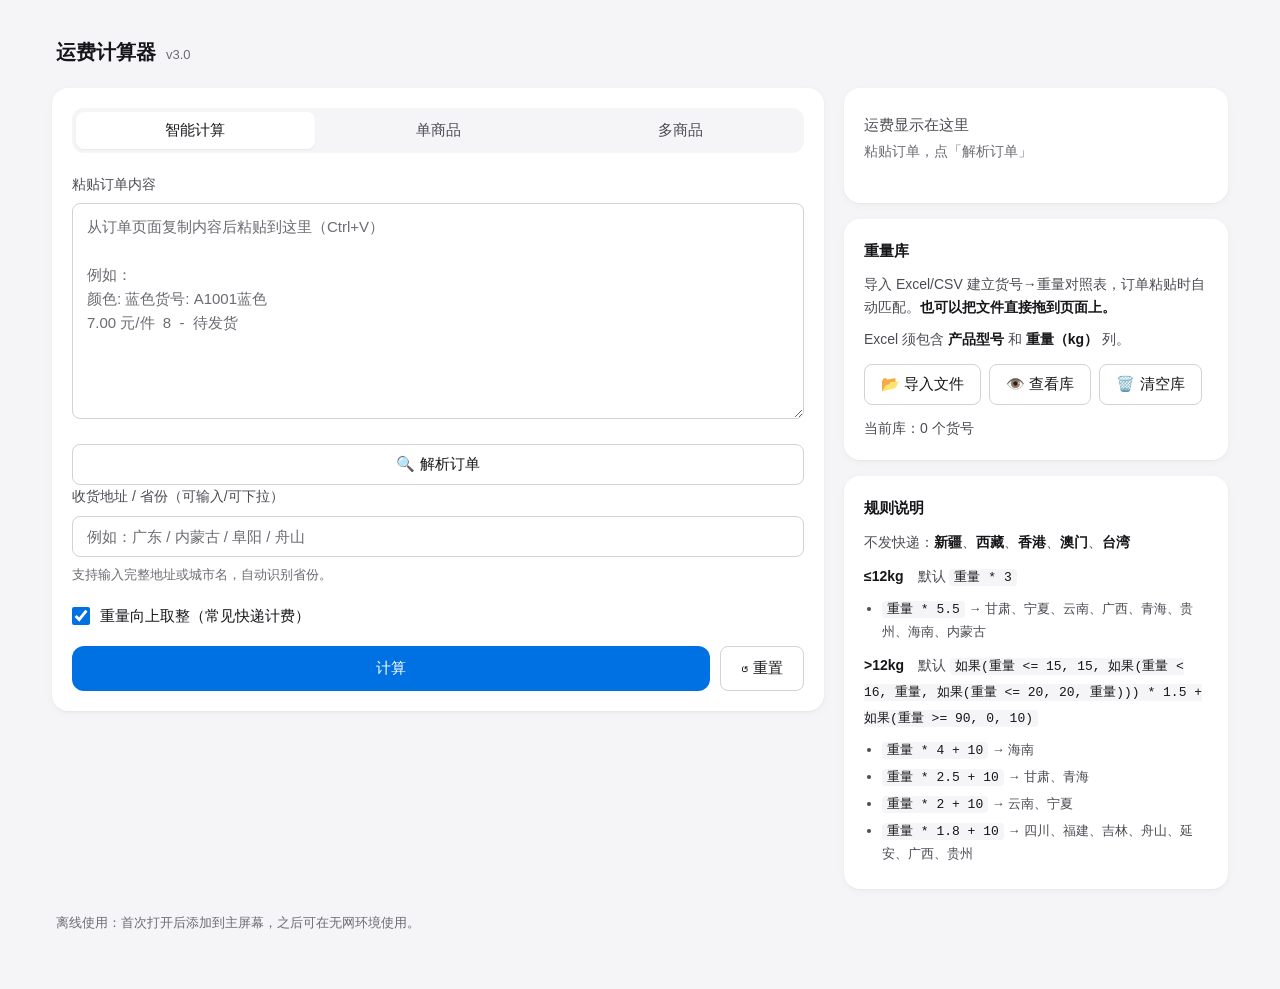
<file: index.html>
<!doctype html>
<html lang="zh-CN">
  <head>
    <meta charset="utf-8" />
    <meta name="viewport" content="width=device-width, initial-scale=1, viewport-fit=cover" />
    <meta name="theme-color" content="#0071e3" />
    <meta name="apple-mobile-web-app-capable" content="yes" />
    <meta name="apple-mobile-web-app-status-bar-style" content="default" />
    <title>运费计算器</title>
    <link rel="manifest" href="./manifest.webmanifest" />
    <link rel="icon" href="./assets/icon.svg" type="image/svg+xml" />
    <link rel="apple-touch-icon" href="./assets/icon.svg" />
    <link rel="stylesheet" href="./styles.css" />
  </head>
  <body>
    <main class="container">
      <header class="page-head">
        <h1>运费计算器</h1>
        <span class="ver">v3.0</span>
      </header>

      <!-- 宽屏两栏：左边输入，右边结果；窄屏自动塌成一栏，结果接在按钮下面 -->
      <div class="layout">
        <section class="card">
          <!-- 模式切换 -->
          <div class="tab-bar">
            <button class="tab-btn active" data-tab="paste" type="button">智能计算</button>
            <button class="tab-btn" data-tab="single" type="button">单商品</button>
            <button class="tab-btn" data-tab="multi" type="button">多商品</button>
          </div>

          <!-- 单商品模式 -->
          <div id="singleMode" class="hidden">
            <div class="field">
              <label for="weight">重量（kg）</label>
              <input id="weight" inputmode="decimal" placeholder="例如：12 或 12.6" autocomplete="off" />
              <div class="hint">按"计费重量"输入；如需要向上取整，请开启下方开关。</div>
              <div id="weightShortcuts" class="shortcuts-row"></div>
            </div>
          </div>

          <!-- 多商品模式 -->
          <div id="multiMode" class="hidden">
            <div class="field">
              <label>商品清单</label>
              <div class="table-wrap">
                <table id="productTable">
                  <thead>
                    <tr>
                      <th class="th-name">商品名</th>
                      <th class="th-w">重量(kg)</th>
                      <th class="th-q">数量</th>
                      <th class="th-s">小计</th>
                      <th class="th-del"></th>
                    </tr>
                  </thead>
                  <tbody></tbody>
                </table>
              </div>
              <button id="addRowBtn" class="btn-add-row" type="button">+ 添加一行</button>
              <div id="productTotal" class="product-total">合计重量：0 kg</div>
            </div>
          </div>

          <!-- 智能计算模式 -->
          <div id="pasteMode">
            <div class="field">
              <label for="orderText">粘贴订单内容</label>
              <textarea id="orderText" class="order-textarea" placeholder="从订单页面复制内容后粘贴到这里（Ctrl+V）&#10;&#10;例如：&#10;颜色: 蓝色货号: A1001蓝色&#10;7.00 元/件  8  -  待发货" rows="8"></textarea>
            </div>
            <button id="parseOrderBtn" class="btn-secondary btn-full" type="button">🔍 解析订单</button>

            <!-- 解析结果 -->
            <div id="parseResult" class="hidden">
              <div class="field">
                <label>解析结果 <span id="parseStatus" class="parse-status"></span></label>
                <div class="table-wrap">
                  <table id="parseTable">
                    <thead>
                      <tr>
                        <th>货号</th>
                        <th>数量</th>
                        <th>重量(kg)</th>
                        <th>小计</th>
                      </tr>
                    </thead>
                    <tbody></tbody>
                  </table>
                </div>
                <div id="parseTotal" class="product-total"></div>
                <div id="unmatchedHint" class="hint"></div>
              </div>
            </div>
          </div>

          <!-- 公共区域 -->
          <div class="field">
            <label for="regionInput">收货地址 / 省份（可输入/可下拉）</label>
            <div class="combo">
              <input id="regionInput" placeholder="例如：广东 / 内蒙古 / 阜阳 / 舟山"
                autocomplete="off" autocapitalize="off" autocorrect="off" spellcheck="false" />
              <div id="regionSuggest" class="suggestions" role="listbox" aria-label="地域建议"></div>
            </div>
            <div class="hint">支持输入完整地址或城市名，自动识别省份。</div>
          </div>

          <div class="field field-inline">
            <div class="switch">
              <input id="ceilWeight" type="checkbox" checked />
              <label for="ceilWeight">重量向上取整（常见快递计费）</label>
            </div>
          </div>

          <div class="action-row">
            <button id="calcBtn" class="primary" type="button">计算</button>
            <button id="resetBtn" class="btn-secondary" type="button">↺ 重置</button>
          </div>
        </section>

        <aside class="side">
          <!-- 结果 -->
          <section class="card card-result">
            <div id="result" class="result" aria-live="polite"></div>
            <div id="copyBtnWrap" class="copy-wrap"></div>
          </section>

          <!-- 重量库管理 -->
          <section class="card" id="libPanel">
            <h2 class="card-title">重量库</h2>
            <p class="card-sub">导入 Excel/CSV 建立货号→重量对照表，订单粘贴时自动匹配。<strong>也可以把文件直接拖到页面上。</strong></p>
            <p class="card-sub">Excel 须包含 <strong>产品型号</strong> 和 <strong>重量（kg）</strong> 列。</p>
            <div class="lib-actions">
              <input id="libFileInput" type="file" accept=".csv,.xlsx" class="hidden" />
              <button id="importLibBtn" class="btn-secondary" type="button">📂 导入文件</button>
              <button id="viewLibBtn" class="btn-secondary" type="button">👁️ 查看库</button>
              <button id="clearLibBtn" class="btn-secondary" type="button">🗑️ 清空库</button>
            </div>
            <div id="libStatus" class="lib-status">当前库：<span id="libCount">0</span> 个货号</div>
            <div id="libEntries" class="lib-entries hidden"></div>
          </section>

          <!-- 规则说明：内容由 app.js 从「运费规则」生成，不写死 -->
          <section class="card">
            <div class="card-head">
              <h2 class="card-title">规则说明</h2>
              <button id="editRulesBtn" class="link-btn" type="button">编辑</button>
            </div>
            <div id="rulesSummary" class="rules-summary"></div>
          </section>
        </aside>
      </div>

      <footer class="footer">
        <p class="footer-text">离线使用：首次打开后添加到主屏幕，之后可在无网环境使用。</p>
      </footer>
    </main>
    <!-- 拖文件进来时的全屏提示 -->
    <div id="dropOverlay" class="drop-overlay hidden" aria-hidden="true">
      <div class="drop-box">📂 松手导入重量库</div>
    </div>

    <!-- 运费规则编辑器：内容全部由 app.js 渲染 -->
    <div id="rulesModal" class="modal hidden" role="dialog" aria-modal="true" aria-labelledby="rulesModalTitle">
      <div class="modal-mask" id="rulesMask"></div>
      <div class="modal-panel">
        <div class="modal-head">
          <h2 id="rulesModalTitle">运费规则</h2>
          <button id="rulesCloseBtn" class="modal-x" type="button" aria-label="关闭">✕</button>
        </div>
        <div id="rulesBody" class="modal-body"></div>
        <div class="modal-foot">
          <div class="modal-foot-left">
            <button id="rulesResetBtn" class="btn-secondary" type="button">恢复默认</button>
            <button id="rulesExportBtn" class="btn-secondary" type="button">导出</button>
            <button id="rulesImportBtn" class="btn-secondary" type="button">导入</button>
            <input id="rulesFileInput" type="file" accept=".json,application/json" class="hidden" />
          </div>
          <div class="modal-foot-right">
            <button id="rulesCancelBtn" class="btn-secondary" type="button">取消</button>
            <button id="rulesSaveBtn" class="primary" type="button">保存</button>
          </div>
        </div>
      </div>
    </div>
    <!-- SheetJS 不在此处加载：同步脚本会阻塞 HTML 解析，网络卡住时 app.js 根本不执行。
         文件放在 ./vendor/ 下，由 app.js 的 ensureXLSX() 加载，并已加入 sw.js 预缓存。 -->
    <script src="./app.js" defer></script>
  </body>
</html>
</file>
<file: styles.css>
/* 运费计算器 —— 视觉参考 Apple HIG / Material 3
   原则：大留白、系统字体、极淡阴影、蓝色只用在「计算」和结果数字上。
   纯 CSS，不引任何外部字体/图标/CDN，离线可用。 */

:root{
  --bg:#f5f5f7;
  --surface:#ffffff;
  --surface-2:#fafafa;

  /* 灰阶比 Apple 原版压深一档：它的 #6e6e73 是为 macOS 渲染调的，
     在 Windows + 小字号下对比度不够，看着发虚 */
  --text:#16161a;
  --text-2:#4b4b54;
  --text-3:#6b6b73;

  --line:#e8e8ed;
  --line-2:#d2d2d7;

  --accent:#0071e3;
  --accent-hover:#0077ed;
  --accent-press:#0062c4;
  --accent-soft:rgba(0,113,227,.08);

  --ok:#1d8348;
  --warn:#b25000;
  --danger:#c7362b;

  --r-sm:8px;
  --r-md:12px;
  --r-lg:16px;

  --sh-1:0 1px 2px rgba(0,0,0,.04), 0 2px 8px rgba(0,0,0,.04);
  --sh-2:0 8px 28px rgba(0,0,0,.10);
}

*{ box-sizing:border-box; }
html,body{ height:100%; }
body{
  margin:0;
  /* Windows 上优先用 "Microsoft YaHei UI"（系统界面用的那支，比普通雅黑清晰） */
  font-family:-apple-system, BlinkMacSystemFont, "Segoe UI", "PingFang SC",
    "Microsoft YaHei UI", "Microsoft YaHei", "Hiragino Sans GB",
    "Noto Sans CJK SC", "Helvetica Neue", Arial, sans-serif;
  color:var(--text);
  background:var(--bg);
  font-size:15px;
  line-height:1.6;   /* 中文比拉丁文需要更松的行距 */
  /* 千万别加 -webkit-font-smoothing:antialiased —— 那是给 macOS Retina 用的，
     Windows 上它会关掉 ClearType 次像素渲染，字反而变细变糊 */
}

/* ───────────────── 骨架 ───────────────── */

.container{
  max-width:660px;
  margin:0 auto;
  padding:28px 20px 56px;
}

.page-head{
  display:flex;
  align-items:baseline;
  gap:10px;
  padding:0 4px 20px;
}
.page-head h1{
  margin:0;
  font-size:20px;
  font-weight:600;
}
.page-head .ver{
  font-size:13px;
  color:var(--text-3);
  font-variant-numeric:tabular-nums;
}

.layout{ display:grid; gap:16px; }
.side{ display:grid; gap:16px; align-content:start; }

.card{
  background:var(--surface);
  border-radius:var(--r-lg);
  padding:20px;
  box-shadow:var(--sh-1);
}
.card-muted{ background:var(--surface); }

/* 宽屏：左边输入，右边结果，同屏可见 */
@media (min-width:1100px){
  .container{ max-width:1240px; padding:36px 32px 64px; }
  .layout{ grid-template-columns:minmax(0,1fr) 384px; gap:20px; align-items:start; }
  .side{ position:sticky; top:36px; }
}

.footer{ padding:24px 4px 0; }
.footer-text{
  margin:0;
  color:var(--text-3);
  font-size:13px;
}
.footer-link{
  margin-left:8px;
  color:var(--accent);
  text-decoration:none;
  white-space:nowrap;
}
.footer-link:hover{ text-decoration:underline; }

/* ───────────────── 表单 ───────────────── */

.field{ margin-bottom:18px; }
.field:last-child{ margin-bottom:0; }
.field-inline{ margin-bottom:18px; }

label{
  display:block;
  font-size:14px;
  font-weight:500;
  color:var(--text-2);
  margin-bottom:8px;
}

input, select, textarea{
  width:100%;
  padding:11px 14px;
  border:1px solid var(--line-2);
  border-radius:var(--r-sm);
  outline:none;
  background:var(--surface);
  font-family:inherit;
  font-size:15px;
  color:var(--text);
  transition:border-color .15s ease, box-shadow .15s ease;
}
input::placeholder, textarea::placeholder{ color:var(--text-3); }
input:focus, select:focus, textarea:focus{
  border-color:var(--accent);
  box-shadow:0 0 0 4px var(--accent-soft);
}

.order-textarea{
  resize:vertical;
  min-height:140px;
  line-height:1.6;
  font-size:15px;
}

.hint{
  margin-top:8px;
  color:var(--text-3);
  font-size:13px;
  line-height:1.6;
}

/* 开关 */
.switch{ display:flex; align-items:center; gap:10px; }
.switch input{
  width:18px;
  height:18px;
  margin:0;
  padding:0;
  accent-color:var(--accent);
  flex:none;
}
.switch label{
  margin:0;
  font-size:15px;
  font-weight:400;
  color:var(--text);
  cursor:pointer;
}

/* ───────────────── 页签 ───────────────── */

.tab-bar{
  display:flex;
  gap:4px;
  padding:4px;
  margin-bottom:20px;
  background:var(--bg);
  border-radius:var(--r-md);
}
.tab-btn{
  flex:1;
  padding:9px 12px;
  border:0;
  border-radius:var(--r-sm);
  background:transparent;
  color:var(--text-2);
  font-family:inherit;
  font-size:15px;
  font-weight:500;
  cursor:pointer;
  transition:background .15s ease, color .15s ease;
}
.tab-btn:hover{ color:var(--text); }
.tab-btn.active{
  background:var(--surface);
  color:var(--text);
  box-shadow:0 1px 2px rgba(0,0,0,.06);
}

/* ───────────────── 按钮 ───────────────── */

.primary{
  width:100%;
  padding:13px 20px;
  border:0;
  border-radius:var(--r-md);
  background:var(--accent);
  color:#fff;
  font-family:inherit;
  font-size:15px;
  font-weight:500;
  cursor:pointer;
  transition:background .15s ease;
}
.primary:hover{ background:var(--accent-hover); }
.primary:active{ background:var(--accent-press); }

.btn-secondary{
  padding:10px 16px;
  border:1px solid var(--line-2);
  border-radius:var(--r-sm);
  background:var(--surface);
  color:var(--text);
  font-family:inherit;
  font-size:15px;
  cursor:pointer;
  transition:background .15s ease, border-color .15s ease;
}
.btn-secondary:hover{ background:var(--surface-2); border-color:var(--text-3); }
.btn-secondary:active{ background:var(--bg); }

.btn-full{ width:100%; }
.btn-add-row{
  padding:9px 16px;
  border:1px dashed var(--line-2);
  border-radius:var(--r-sm);
  background:transparent;
  color:var(--text-2);
  font-family:inherit;
  font-size:14px;
  cursor:pointer;
}
.btn-add-row:hover{ border-color:var(--accent); color:var(--accent); }

.action-row{
  display:flex;
  gap:10px;
  align-items:stretch;
  margin-top:4px;
}
.action-row .primary{ flex:1; }
.action-row .btn-secondary{ flex:none; padding:0 20px; }

/* ───────────────── 重量快捷键 ───────────────── */

.shortcuts-row{
  display:flex;
  flex-wrap:wrap;
  gap:8px;
  margin-top:12px;
}
.shortcut-pill, .shortcut-edit{
  padding:6px 12px;
  border:1px solid var(--line-2);
  border-radius:999px;
  background:var(--surface);
  color:var(--text);
  font-family:inherit;
  font-size:14px;
  font-variant-numeric:tabular-nums;
  cursor:pointer;
  transition:background .15s ease, border-color .15s ease;
}
.shortcut-pill:hover{ background:var(--surface-2); border-color:var(--text-3); }
.shortcut-edit{ padding:6px 10px; color:var(--text-2); }
.shortcut-edit.active{ border-color:var(--accent); color:var(--accent); background:var(--accent-soft); }
.shortcut-input{
  width:64px;
  padding:6px 10px;
  font-size:14px;
  border-radius:999px;
  text-align:center;
}

/* ───────────────── 地域下拉 ───────────────── */

.combo{ position:relative; }
.suggestions{
  position:absolute;
  left:0; right:0;
  top:calc(100% + 6px);
  background:var(--surface);
  border:1px solid var(--line);
  border-radius:var(--r-md);
  box-shadow:var(--sh-2);
  max-height:300px;
  overflow:auto;
  display:none;
  z-index:20;
  padding:4px;
}
.suggestions.open{ display:block; }
.suggestions .item{
  padding:9px 12px;
  border-radius:var(--r-sm);
  font-size:15px;
  cursor:pointer;
}
.suggestions .item:hover, .suggestions .item:active{ background:var(--accent-soft); }
.suggestions .empty{
  padding:10px 12px;
  font-size:14px;
  color:var(--text-3);
}

/* ───────────────── 结果卡 ───────────────── */

.card-result{ padding:24px 20px; }

.result .ok{ color:var(--text); }
.result .bad{ color:var(--danger); font-size:15px; font-weight:500; line-height:1.6; }
.result .money{
  display:block;
  font-size:44px;
  font-weight:600;
  letter-spacing:-.03em;
  color:var(--accent);
  font-variant-numeric:tabular-nums;
  line-height:1.1;
}
.result .bad + .meta{ margin-top:12px; }
.result .meta{
  margin-top:6px;
  color:var(--text-2);
  font-size:14px;
  line-height:1.6;
}
/* 还没算过时的占位 */
.result .placeholder{
  color:var(--text-3);
  font-size:14px;
  line-height:1.7;
}
.result .placeholder .ph-title{
  display:block;
  margin-bottom:2px;
  color:var(--text-2);
  font-size:15px;
  font-weight:500;
}

.copy-wrap{ margin-top:16px; }
.copy-wrap .btn-secondary{ width:100%; }

/* ───────────────── 表格 ───────────────── */

.table-wrap{
  overflow-x:auto;
  margin-bottom:10px;
  border:1px solid var(--line);
  border-radius:var(--r-md);
}
#productTable, #parseTable{
  width:100%;
  border-collapse:collapse;
  font-size:14px;
}
#productTable th, #parseTable th{
  padding:10px 12px;
  background:var(--surface-2);
  color:var(--text-2);
  font-size:13px;
  font-weight:500;
  text-align:right;
  white-space:nowrap;
  border-bottom:1px solid var(--line);
}
#productTable td, #parseTable td{
  padding:8px 12px;
  text-align:right;
  white-space:nowrap;
  border-bottom:1px solid var(--line);
  font-variant-numeric:tabular-nums;
}
#productTable tr:last-child td, #parseTable tr:last-child td{ border-bottom:0; }
#productTable th:first-child, #productTable td:first-child,
#parseTable th:first-child, #parseTable td:first-child{
  text-align:left;
  font-weight:500;
}
#productTable td:nth-child(2), #parseTable td:nth-child(2){ text-align:center; }

#productTable input, #parseTable input{
  width:100%;
  padding:6px 8px;
  font-size:14px;
  border-radius:var(--r-sm);
  text-align:center;
}
.pw-input, .pq-input{ width:72px !important; }
.pq-input{ width:64px !important; }
.pq-val, .ps-calc, .pw-val{ font-variant-numeric:tabular-nums; }

.del-row{
  width:24px; height:24px;
  padding:0;
  border:0;
  border-radius:50%;
  background:transparent;
  color:var(--text-3);
  font-size:15px;
  line-height:1;
  cursor:pointer;
}
.del-row:hover{ background:var(--bg); color:var(--danger); }

.product-total{
  margin-top:10px;
  font-size:15px;
  font-weight:600;
  font-variant-numeric:tabular-nums;
}
.parse-status{
  font-size:13px;
  font-weight:400;
  color:var(--text-3);
}

/* 数量没读出来的行：标黄，提醒必须填 */
#parseTable tr.row-todo{ background:#fffaf0; }
#parseTable tr.row-todo td:first-child::after{
  content:"（缺数量）";
  margin-left:6px;
  color:var(--warn);
  font-size:12px;
  font-weight:400;
}
#parseTable tr.row-todo input{ border-color:#e0b352; }

/* ───────────────── 重量库 / 折叠块 ───────────────── */

.card-title{
  margin:0 0 10px;
  font-size:15px;
  font-weight:600;
  color:var(--text);
}
.card-sub{
  margin:0 0 10px;
  font-size:14px;
  color:var(--text-2);
  line-height:1.6;
}
.card-sub:last-child{ margin-bottom:0; }
.card-sub strong{ color:var(--text); font-weight:600; }

.rule-list{
  margin:0;
  padding-left:18px;
  font-size:14px;
  color:var(--text-2);
  line-height:1.7;
}
.rule-list li{ margin-bottom:8px; }
.rule-list li:last-child{ margin-bottom:0; }
.rule-list strong{ color:var(--text); font-weight:600; }

.lib-actions{
  display:flex;
  flex-wrap:wrap;
  gap:8px;
  margin:14px 0 12px;
}
.lib-status{
  font-size:14px;
  color:var(--text-2);
  font-variant-numeric:tabular-nums;
}
.lib-entries{ margin-top:12px; }
.lib-count-hint{
  font-size:13px;
  color:var(--text-3);
  margin-bottom:8px;
}
.lib-grid{
  display:flex;
  flex-wrap:wrap;
  gap:6px;
  max-height:260px;
  overflow:auto;
}
.lib-tag{
  padding:4px 9px;
  border-radius:6px;
  background:var(--bg);
  color:var(--text-2);
  font-size:13px;
  font-variant-numeric:tabular-nums;
}

/* ───────────────── 拖文件导入 ───────────────── */

.drop-overlay{
  position:fixed;
  inset:0;
  z-index:100;
  display:flex;
  align-items:center;
  justify-content:center;
  background:rgba(0,0,0,.35);
}
.drop-box{
  padding:28px 44px;
  border:2px dashed var(--accent);
  border-radius:var(--r-lg);
  background:var(--surface);
  color:var(--text);
  font-size:16px;
  font-weight:500;
  box-shadow:0 16px 48px rgba(0,0,0,.28);
}
/* 拖拽经过时把重量库那张卡点亮，告诉用户松手会落到哪儿 */
#libPanel.drop-active{
  box-shadow:0 0 0 3px var(--accent), var(--sh-1);
}

/* ───────────────── 规则说明 + 规则编辑器 ───────────────── */

.card-head{
  display:flex;
  align-items:baseline;
  justify-content:space-between;
  gap:12px;
  margin-bottom:10px;
}
.card-head .card-title{ margin:0; }
.link-btn{
  padding:0;
  border:0;
  background:none;
  color:var(--accent);
  font-family:inherit;
  font-size:13px;
  cursor:pointer;
}
.link-btn:hover{ text-decoration:underline; }

.rules-summary{
  font-size:14px;
  color:var(--text-2);
  line-height:1.75;
}
.rules-summary p{ margin:0 0 8px; }
.rules-summary p:last-child{ margin-bottom:0; }
.rules-summary strong{ color:var(--text); font-weight:600; }
.rules-summary code{
  padding:1px 5px;
  border-radius:4px;
  background:var(--bg);
  color:var(--text);
  font-family:Consolas, "Cascadia Mono", Menlo, monospace;
  font-size:13px;
}

/* 弹窗 */
.modal{ position:fixed; inset:0; z-index:200; display:flex; align-items:center; justify-content:center; padding:24px; }
.modal-mask{ position:absolute; inset:0; background:rgba(0,0,0,.35); }
.modal-panel{
  position:relative;
  display:flex;
  flex-direction:column;
  width:100%;
  max-width:760px;
  max-height:calc(100vh - 48px);
  background:var(--surface);
  border-radius:var(--r-lg);
  box-shadow:0 24px 64px rgba(0,0,0,.28);
  overflow:hidden;
}
.modal-head{
  display:flex;
  align-items:center;
  justify-content:space-between;
  padding:18px 22px;
  border-bottom:1px solid var(--line);
}
.modal-head h2{ margin:0; font-size:17px; font-weight:600; color:var(--text); }
.modal-x{
  width:30px; height:30px;
  border:0; border-radius:50%;
  background:transparent; color:var(--text-2);
  font-size:15px; cursor:pointer;
}
.modal-x:hover{ background:var(--bg); color:var(--text); }
.modal-body{ padding:20px 22px; overflow:auto; flex:1; }
.modal-foot{
  display:flex;
  align-items:center;
  justify-content:space-between;
  gap:12px;
  padding:14px 22px;
  border-top:1px solid var(--line);
  background:var(--surface-2);
}
.modal-foot-left, .modal-foot-right{ display:flex; gap:8px; }
.modal-foot .primary{ width:auto; padding:10px 22px; }

/* 编辑区 */
.rule-block{ margin-bottom:26px; }
.rule-block:last-child{ margin-bottom:0; }
.rule-block h3{
  margin:0 0 12px;
  font-size:15px;
  font-weight:600;
  color:var(--text);
}
.rule-note{ font-size:13px; font-weight:400; color:var(--text-3); margin-left:6px; }
.rule-sub{
  margin:16px 0 8px;
  font-size:13px;
  font-weight:500;
  color:var(--text-2);
}

.tag-list{ display:flex; flex-wrap:wrap; gap:8px; align-items:center; }
.tag{
  display:inline-flex; align-items:center; gap:6px;
  padding:5px 8px 5px 12px;
  border:1px solid var(--line-2);
  border-radius:999px;
  font-size:14px;
  color:var(--text);
}
.tag-del{
  width:18px; height:18px; padding:0;
  border:0; border-radius:50%;
  background:var(--bg); color:var(--text-2);
  font-size:12px; line-height:1; cursor:pointer;
}
.tag-del:hover{ background:var(--danger); color:#fff; }
.tag-add{
  padding:5px 12px;
  border:1px dashed var(--line-2);
  border-radius:999px;
  background:transparent;
  color:var(--text-2);
  font-family:inherit; font-size:14px; cursor:pointer;
}
.tag-add:hover{ border-color:var(--accent); color:var(--accent); }

.expr-input{
  font-family:Consolas, "Cascadia Mono", Menlo, monospace;
  font-size:14px;
  padding:9px 12px;
}
.expr-row{ margin-bottom:8px; }
.expr-state{ display:block; margin-top:5px; font-size:12px; }
.expr-state.ok{ color:var(--ok); }
.expr-state.bad{ color:var(--danger); }

.region-row{
  display:grid;
  grid-template-columns:150px minmax(0,1fr) 32px;
  gap:8px;
  align-items:start;
  margin-bottom:8px;
}
.region-row select{ font-size:14px; padding:9px 10px; }
.region-del{
  width:32px; height:40px;
  border:0; border-radius:var(--r-sm);
  background:transparent; color:var(--text-3);
  font-size:15px; cursor:pointer;
}
.region-del:hover{ background:var(--bg); color:var(--danger); }

.rule-help{
  margin-top:8px;
  padding:12px 14px;
  border-radius:var(--r-md);
  background:var(--bg);
  font-size:13px;
  color:var(--text-2);
  line-height:1.8;
}
.rule-help code{
  padding:1px 5px;
  border-radius:4px;
  background:var(--surface);
  color:var(--text);
  font-family:Consolas, "Cascadia Mono", Menlo, monospace;
  font-size:13px;
}
.rule-warn{
  margin-bottom:14px;
  padding:10px 14px;
  border-radius:var(--r-md);
  background:#fff8e6;
  color:var(--warn);
  font-size:13px;
  line-height:1.6;
}

@media (max-width:767px){
  .modal{ padding:0; }
  .modal-panel{ max-width:none; max-height:100vh; border-radius:0; height:100vh; }
  .region-row{ grid-template-columns:118px minmax(0,1fr) 32px; }
  .modal-foot{ flex-wrap:wrap; }
}

/* ───────────────── 杂项 ───────────────── */

.hidden{ display:none !important; }

@media (max-width:767px){
  .container{ padding:20px 16px 40px; }
  .card{ padding:16px; border-radius:var(--r-md); }
  .card-result{ padding:20px 16px; }
  .result .money{ font-size:38px; }
  .page-head{ padding-bottom:16px; }
}

.rules-summary .rule-list-sm{ font-size:13px; margin:6px 0 0; padding-left:18px; }
.rules-summary .rule-list-sm li{ margin-bottom:4px; }
</file>
